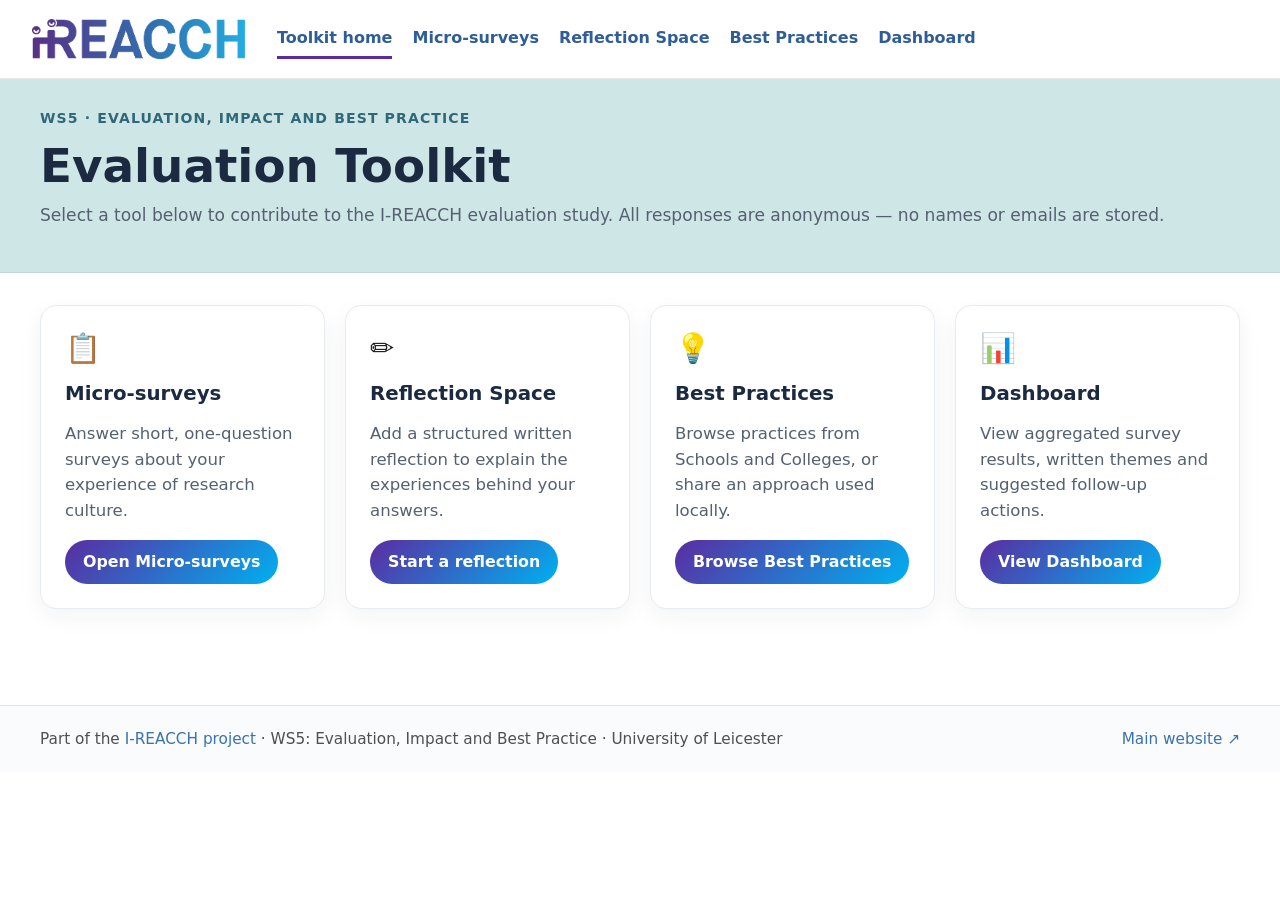
<file: index.html>
<!doctype html>
<html lang="en">
<head>
  <meta charset="utf-8" />
  <meta name="viewport" content="width=device-width,initial-scale=1" />
  <title>WS5 Evaluation Toolkit | I-REACCH</title>

  <link rel="stylesheet" href="assets/css/brand.css">
  <link rel="stylesheet" href="assets/css/header.css">
  <link rel="stylesheet" href="style.css">

  <style>
    /* Entry page — minimal, app-launcher style */
    .entry-bar{
      background:var(--ire-hero);
      border-bottom:1px solid #c3d6d9;
      padding:28px 0 24px;
    }
    .entry-bar__inner{
      max-width:var(--page-max);
      margin:0 auto;
      padding:0 24px;
    }
    .entry-bar__label{
      font-size:.78rem;font-weight:700;letter-spacing:.08em;
      text-transform:uppercase;color:#2f6878;margin-bottom:6px;
    }
    .entry-bar__title{
      font-size:clamp(1.9rem,4vw,2.6rem);
      font-weight:800;color:#1b2a41;margin:0;line-height:1.25;
    }
    .entry-bar__sub{
      margin-top:6px;font-size:.95rem;color:#556070;
    }
    .tools-grid{
      max-width:var(--page-max);
      margin:32px auto 0;
      padding:0 24px 48px;
      display:grid;
      grid-template-columns:repeat(4,minmax(0,1fr));
      gap:20px;
    }
    @media(max-width:1060px){ .tools-grid{ grid-template-columns:repeat(2,minmax(0,1fr)); } }
    @media(max-width:640px){ .tools-grid{ grid-template-columns:1fr; } }

    .tool-card{
      background:#fff;
      border:1px solid var(--border);
      border-radius:16px;
      box-shadow:0 8px 24px rgba(28,39,51,.05);
      padding:28px 24px 24px;
      display:flex;
      flex-direction:column;
      gap:10px;
    }
    .tool-card__icon{
      font-size:1.6rem;
      line-height:1;
      margin-bottom:4px;
    }
    .tool-card__name{
      font-size:1.1rem;font-weight:800;color:#1b2a41;margin:0;
    }
    .tool-card__desc{
      font-size:.92rem;color:#556070;line-height:1.55;flex:1;margin:0;
    }
    .tool-card__link{
      display:inline-block;margin-top:6px;
      background:linear-gradient(135deg,var(--grad-a),var(--grad-b));
      color:#fff;border-radius:999px;padding:9px 18px;
      font-weight:700;font-size:.88rem;text-decoration:none;
      align-self:flex-start;
    }
    .tool-card__link:hover{ opacity:.9;text-decoration:none; }
  </style>
</head>
<body>

<a class="skip-link" href="#main-content">Skip to main content</a>

<!-- Shared navigation header -->
<header class="site-header">
  <div class="container bar">
    <a class="logo" href="index.html">
      <img src="assets/img/ireacch-logo.png" alt="I-REACCH" />
    </a>
    <nav id="primary-nav" class="nav" aria-label="Primary">
      <a href="index.html" aria-current="page">Toolkit home</a>
      <a href="micro-surveys.html">Micro-surveys</a>
      <a href="reflection.html">Reflection Space</a>
      <a href="best-practices.html">Best Practices</a>
      <a href="dashboard.html">Dashboard</a>
    </nav>
    <button class="nav-toggle" aria-expanded="false" aria-controls="primary-nav" aria-label="Toggle navigation">
      <svg width="22" height="16" viewBox="0 0 22 16" fill="none" aria-hidden="true">
        <rect y="0"  width="22" height="2" rx="1" fill="currentColor"/>
        <rect y="7"  width="22" height="2" rx="1" fill="currentColor"/>
        <rect y="14" width="22" height="2" rx="1" fill="currentColor"/>
      </svg>
    </button>
  </div>
</header>

<!-- Minimal page intro -->
<div class="entry-bar">
  <div class="entry-bar__inner">
    <div class="entry-bar__label">WS5 · Evaluation, Impact and Best Practice</div>
    <h1 class="entry-bar__title">Evaluation Toolkit</h1>
    <p class="entry-bar__sub">Select a tool below to contribute to the I-REACCH evaluation study. All responses are anonymous — no names or emails are stored.</p>
  </div>
</div>

<!-- Four toolkit cards -->
<main id="main-content" tabindex="-1">
  <div class="tools-grid">

    <div class="tool-card">
      <div class="tool-card__icon" aria-hidden="true">📋</div>
      <h2 class="tool-card__name">Micro-surveys</h2>
      <p class="tool-card__desc">Answer short, one-question surveys about your experience of research culture.</p>
      <a class="tool-card__link" href="micro-surveys.html">Open Micro-surveys</a>
    </div>

    <div class="tool-card">
      <div class="tool-card__icon" aria-hidden="true">✏️</div>
      <h2 class="tool-card__name">Reflection Space</h2>
      <p class="tool-card__desc">Add a structured written reflection to explain the experiences behind your answers.</p>
      <a class="tool-card__link" href="reflection.html">Start a reflection</a>
    </div>

    <div class="tool-card">
      <div class="tool-card__icon" aria-hidden="true">💡</div>
      <h2 class="tool-card__name">Best Practices</h2>
      <p class="tool-card__desc">Browse practices from Schools and Colleges, or share an approach used locally.</p>
      <a class="tool-card__link" href="best-practices.html">Browse Best Practices</a>
    </div>

    <div class="tool-card">
      <div class="tool-card__icon" aria-hidden="true">&#128202;</div>
      <h2 class="tool-card__name">Dashboard</h2>
      <p class="tool-card__desc">View aggregated survey results, written themes and suggested follow-up actions.</p>
      <a class="tool-card__link" href="dashboard.html">View Dashboard</a>
    </div>

  </div>
</main>

<footer class="site-footer">
  <div class="site-footer__inner">
    <span>Part of the <a href="https://ireacch.le.ac.uk/" target="_blank" rel="noopener">I-REACCH project</a> &middot; WS5: Evaluation, Impact and Best Practice &middot; University of Leicester</span>
    <a href="https://ireacch.le.ac.uk/" target="_blank" rel="noopener">Main website &nearr;</a>
  </div>
</footer>

<script src="ws5-logger.js"></script>
<script src="script.js"></script>
</body>
</html>
</file>
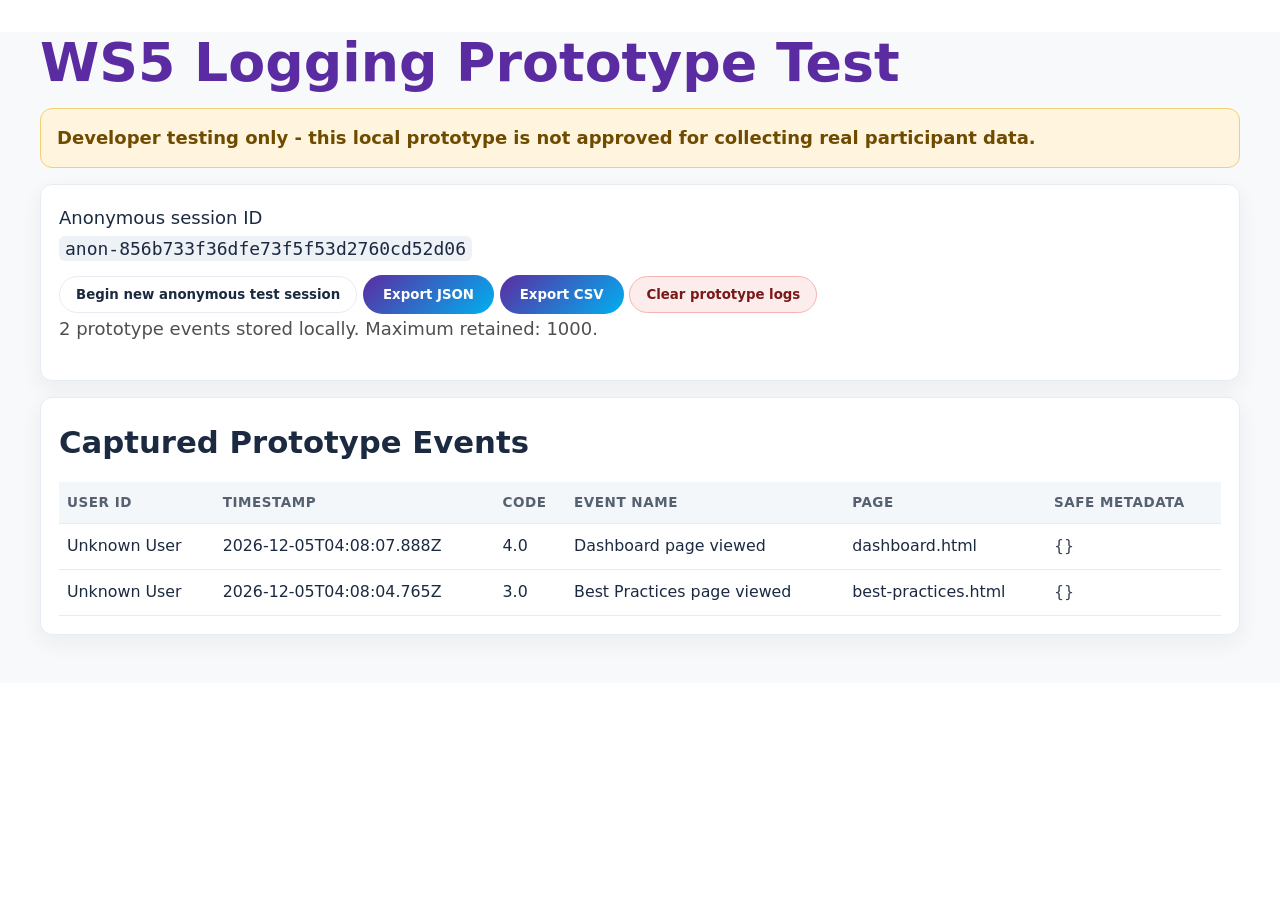
<file: logging-test.html>
<!doctype html>
<html lang="en">
<head>
  <meta charset="utf-8"/>
  <meta name="viewport" content="width=device-width,initial-scale=1"/>
  <title>WS5 Logging Prototype Test</title>
  <link rel="stylesheet" href="assets/css/brand.css"/>
  <link rel="stylesheet" href="assets/css/header.css"/>
  <link rel="stylesheet" href="assets/css/style.css"/>
  <style>
    body{background:#f7f9fb;color:#1b2a41}
    .test-wrap{max-width:1200px;margin:32px auto;padding:0 24px 48px}
    .notice{background:#fff4de;border:1px solid #f0d075;border-radius:12px;padding:14px 16px;font-weight:800;color:#6f4b00}
    .panel{background:#fff;border:1px solid var(--border);border-radius:12px;box-shadow:0 8px 22px rgba(28,39,51,.06);padding:18px;margin-top:16px}
    .row{display:flex;gap:10px;align-items:center;flex-wrap:wrap;justify-content:space-between}
    .btn{appearance:none;border:1px solid var(--border);border-radius:999px;padding:10px 16px;font-weight:800;background:#fff;color:#1b2a41;cursor:pointer}
    .btn.primary{background:linear-gradient(135deg,var(--grad-a),var(--grad-b));color:#fff;border:0}
    .btn.warn{background:#fdecec;border-color:#f4b4b4;color:#7a1818}
    code{background:#eef2f7;border-radius:6px;padding:2px 6px}
    table{width:100%;border-collapse:collapse;font-size:.88rem;margin-top:14px}
    th,td{border-bottom:1px solid var(--border);padding:9px 8px;text-align:left;vertical-align:top}
    th{font-size:.75rem;text-transform:uppercase;letter-spacing:.04em;color:var(--muted);background:#f4f7fa}
    td pre{white-space:pre-wrap;margin:0;font:inherit;color:#384454}
    .empty{color:var(--muted);padding:18px 0}
  </style>
</head>
<body>
  <main class="test-wrap">
    <h1>WS5 Logging Prototype Test</h1>
    <div class="notice">Developer testing only - this local prototype is not approved for collecting real participant data.</div>

    <section class="panel">
      <div class="row">
        <div>
          <div>Anonymous session ID</div>
          <code id="session-id"></code>
        </div>
        <div>
          <button type="button" class="btn" id="new-session">Begin new anonymous test session</button>
          <button type="button" class="btn primary" id="export-json">Export JSON</button>
          <button type="button" class="btn primary" id="export-csv">Export CSV</button>
          <button type="button" class="btn warn" id="clear-logs">Clear prototype logs</button>
        </div>
      </div>
      <p id="summary"></p>
    </section>

    <section class="panel">
      <h2>Captured Prototype Events</h2>
      <div id="table-wrap"></div>
    </section>
  </main>

  <script src="ws5-logger.js"></script>
  <script>
    const $ = id => document.getElementById(id);

    function logs(){
      return window.WS5Logger ? WS5Logger.readLogs() : [];
    }

    function escapeText(value){
      return String(value == null ? '' : value);
    }

    function download(filename, type, content){
      const blob = new Blob([content], { type });
      const url = URL.createObjectURL(blob);
      const a = document.createElement('a');
      a.href = url;
      a.download = filename;
      document.body.appendChild(a);
      a.click();
      document.body.removeChild(a);
      URL.revokeObjectURL(url);
    }

    function csvCell(value){
      return '"' + String(value == null ? '' : value).replace(/"/g, '""') + '"';
    }

    function toCsv(rows){
      const head = ['userId','timestamp','eventCode','eventName','page','sessionId','metadata'];
      const lines = [head.map(csvCell).join(',')];
      rows.forEach(row => {
        lines.push([
          row.userId || 'Unknown User',
          row.timestamp,
          row.eventCode,
          row.eventName,
          row.page,
          row.sessionId,
          JSON.stringify(row.metadata || {})
        ].map(csvCell).join(','));
      });
      return lines.join('\n');
    }

    function render(){
      const rows = logs();
      $('session-id').textContent = WS5Logger.getSessionId();
      $('summary').textContent = `${rows.length} prototype event${rows.length === 1 ? '' : 's'} stored locally. Maximum retained: ${WS5Logger.maxEvents}.`;

      const wrap = $('table-wrap');
      wrap.textContent = '';
      if(!rows.length){
        const empty = document.createElement('div');
        empty.className = 'empty';
        empty.textContent = 'No prototype events have been captured yet.';
        wrap.appendChild(empty);
        return;
      }

      const table = document.createElement('table');
      const thead = document.createElement('thead');
      const header = document.createElement('tr');
      ['User ID','Timestamp','Code','Event name','Page','Safe metadata'].forEach(label => {
        const th = document.createElement('th');
        th.textContent = label;
        header.appendChild(th);
      });
      thead.appendChild(header);
      table.appendChild(thead);

      const tbody = document.createElement('tbody');
      rows.slice().reverse().forEach(row => {
        const tr = document.createElement('tr');
        [row.userId || 'Unknown User', row.timestamp, row.eventCode, row.eventName, row.page].forEach(value => {
          const td = document.createElement('td');
          td.textContent = escapeText(value);
          tr.appendChild(td);
        });
        const meta = document.createElement('td');
        const pre = document.createElement('pre');
        pre.textContent = JSON.stringify(row.metadata || {});
        meta.appendChild(pre);
        tr.appendChild(meta);
        tbody.appendChild(tr);
      });
      table.appendChild(tbody);
      wrap.appendChild(table);
    }

    $('export-json').addEventListener('click', () => {
      const rows = logs().map(row => ({ ...row, userId: row.userId || 'Unknown User' }));
      download('ws5-prototype-logs.json', 'application/json', JSON.stringify(rows, null, 2));
    });

    $('export-csv').addEventListener('click', () => {
      download('ws5-prototype-logs.csv', 'text/csv', toCsv(logs()));
    });

    $('clear-logs').addEventListener('click', () => {
      WS5Logger.clearLogs();
      render();
    });

    $('new-session').addEventListener('click', () => {
      WS5Logger.beginNewSession();
      render();
    });

    render();
  </script>
</body>
</html>
</file>
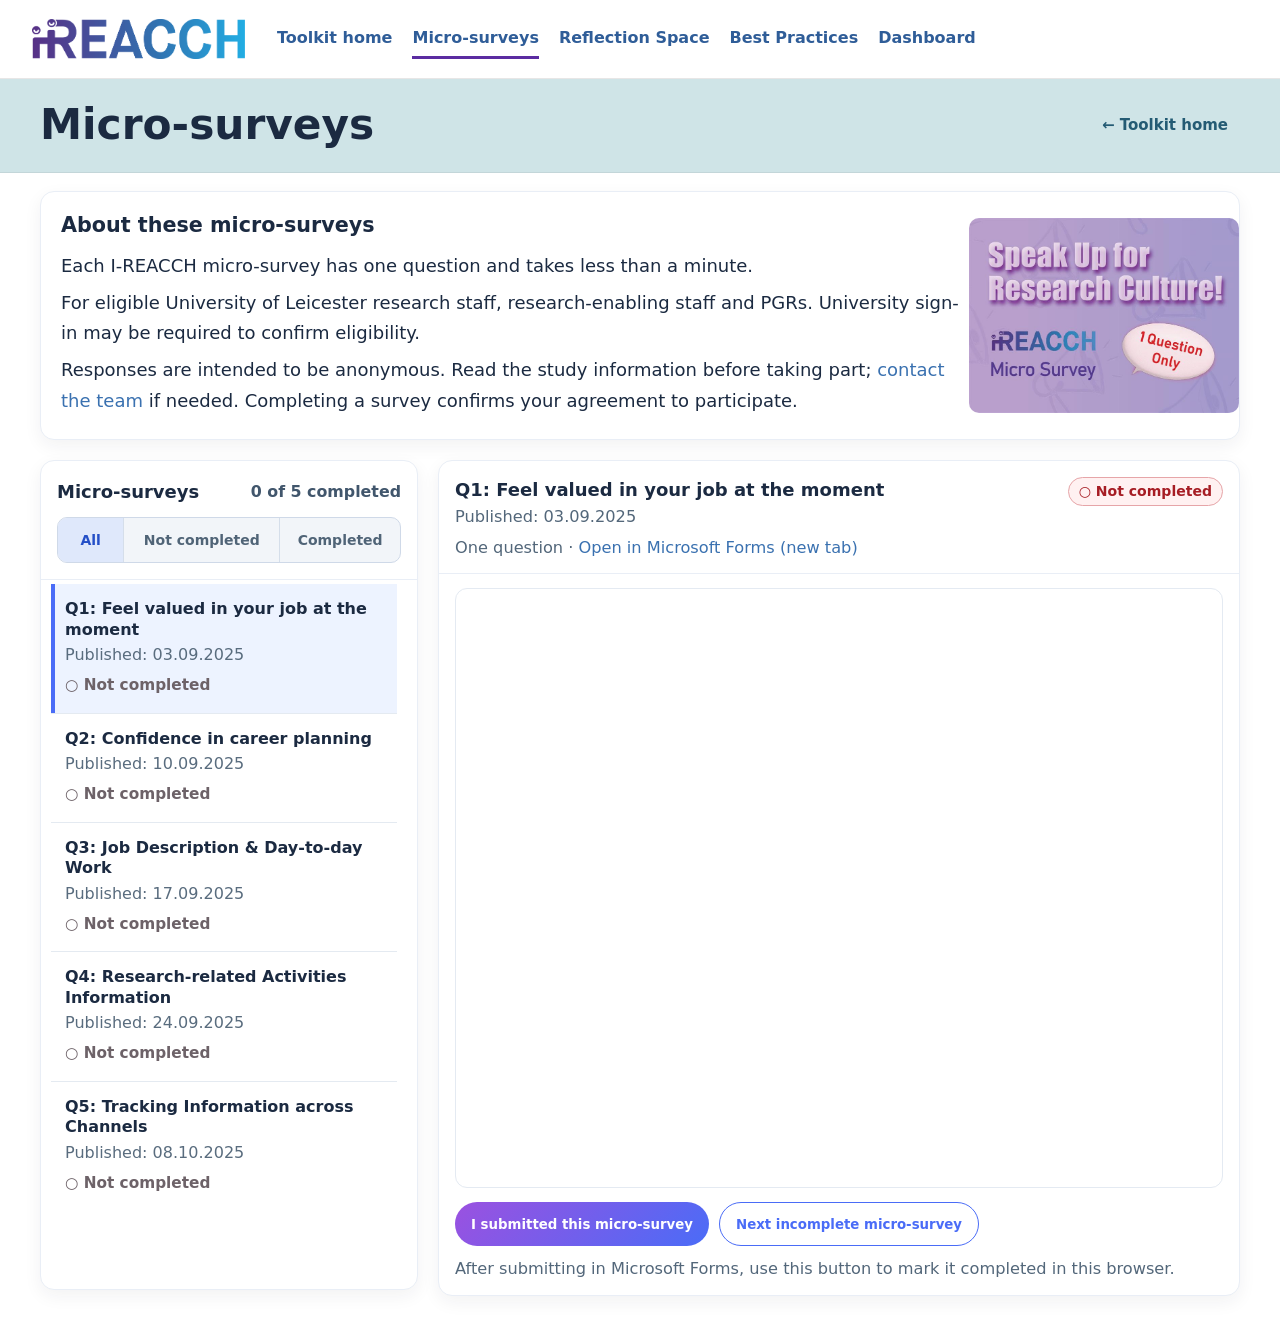
<file: micro-surveys.html>
<!DOCTYPE html>
<html lang="en">
<head>
  <meta charset="UTF-8"/>
  <meta name="viewport" content="width=device-width, initial-scale=1.0"/>
  <title>Micro-surveys | I-REACCH</title>

  <!-- Your site styles (keep) -->
  <link rel="stylesheet" href="assets/css/brand.css">
  <link rel="stylesheet" href="assets/css/header.css">
  <link rel="stylesheet" href="assets/css/style.css">

  <style>
    :root{
      --accent:   #4a6cf7;
      --accent-2: #9b51e0;
      --bg-soft:  #f5f8ff;
      --border:   #e9eef6;
      --text:     #1b2a41;
      --muted:    #66788a;
      --pill-bg:  #eef4ff;
      --pill-tx:  #2f5d98;
      --done-bg:  #e7f8ec;
      --done-tx:  #1f7a41;
      --red-pill: #ff6b6b;
    }

    .page{ max-width:var(--page-max); margin:18px auto 48px; padding:0 24px; }

    /* INTRO */
    .intro-card{ background:#fff; border:1px solid var(--border); border-radius:14px; box-shadow:0 6px 18px rgba(28,39,51,.06); overflow:hidden; margin-bottom:20px; }
    .intro-grid{ display:grid; grid-template-columns:minmax(0,1fr) 270px; gap:0; align-items:center; padding:16px 0 16px 20px; }
    .intro-copy{ min-width:0; }
    .intro-figure{ min-width:0; margin:0; display:flex; align-items:center; justify-content:flex-end; }
    .intro-figure img{ display:block; width:270px; max-width:100%; height:auto; object-fit:contain; border-radius:10px; }
    .intro-card h2{ margin:0 0 8px; font-size:1.15rem; color:var(--text); }
    .intro-card p{ margin:.35rem 0; color:var(--text); }
    /* MAIN LAYOUT */
    .runner{ display:grid; grid-template-columns:minmax(300px,31.5%) minmax(0,1fr); gap:20px; }
    @media (max-width:980px){ .runner{ grid-template-columns:1fr; } }

    .panel{ min-width:0; background:#fff; border:1px solid var(--border); border-radius:14px; box-shadow:0 6px 18px rgba(28,39,51,.06); overflow:hidden; }
    .panel .hd{ padding:14px 16px; border-bottom:1px solid var(--border); }
    .panel .bd{ padding:14px 16px; }

    /* LEFT LIST */
    .survey-list-panel{ display:grid; grid-template-rows:auto minmax(0,1fr); height:clamp(700px,calc(100vh - 72px),880px); }
    .survey-list-panel .hd{ padding:16px; }
    .survey-list-panel .bd{ padding:4px 10px 12px; }
    .survey-list-scroll{ min-height:0; overflow-x:hidden; overflow-y:auto; overscroll-behavior:contain; scrollbar-gutter:stable; scrollbar-width:thin; scrollbar-color:#b8c3ce transparent; }
    .survey-list-scroll::-webkit-scrollbar{ width:8px; }
    .survey-list-scroll::-webkit-scrollbar-track{ background:transparent; }
    .survey-list-scroll::-webkit-scrollbar-thumb{ background:#b8c3ce; background-clip:content-box; border:2px solid transparent; border-radius:999px; }
    .survey-list-scroll::-webkit-scrollbar-thumb:hover{ background:#9eacba; background-clip:content-box; }
    .survey-list-scroll:focus-visible{ outline:3px solid #5b2ca1; outline-offset:-4px; }
    .side-heading{ display:flex; align-items:center; justify-content:space-between; gap:12px; flex-wrap:wrap; margin-bottom:10px; }
    .side-title{ margin:0; font-size:18px; font-weight:800; color:var(--text); }
    .progress-text{ margin:0; color:#41566c; font-size:.88rem; line-height:1.3; font-weight:750; white-space:nowrap; }
    .filters{ box-sizing:border-box; display:grid; grid-template-columns:.65fr 1.55fr 1.2fr; gap:0; width:100%; max-width:100%; margin:0; padding:0; overflow:hidden; background:#f2f5f9; border:1px solid #cfd9e8; border-radius:10px; }
    .filters button{ min-width:0; min-height:44px; padding:8px; border:0; border-radius:0; font:inherit; font-weight:700; font-size:14px; line-height:1; white-space:nowrap; color:#506477; background:transparent; cursor:pointer; transition:background .18s ease,color .18s ease; }
    .filters button+button{ border-left:1px solid #d5deea; }
    .filters button:hover{ color:#2f4e8d; background:#e9eef5; }
    .filters button[aria-pressed="true"]{ color:#244fc7; background:#dfe8fb; }
    .filters button:focus-visible{ position:relative; z-index:1; outline:0; box-shadow:inset 0 0 0 3px #5b2ca1; }
    .btn:focus-visible{ outline:3px solid #5b2ca1; outline-offset:2px; }

    .list{ display:flex; flex-direction:column; gap:0; }
    .item{ box-sizing:border-box; width:100%; display:grid; grid-template-columns:minmax(0,1fr); gap:0; padding:15px 12px 16px 14px; border:0; border-bottom:1px solid #e4eaf1; border-radius:0; background:transparent; cursor:pointer; font:inherit; text-align:left; transition:background .18s ease,box-shadow .18s ease; }
    .item:last-child{ border-bottom:0; }
    .item:hover{ background:#f5f8fc; }
    .item.active{ box-shadow:inset 4px 0 0 var(--accent); background:#edf3ff; }
    .item:focus-visible{ position:relative; z-index:1; outline:3px solid #5b2ca1; outline-offset:-3px; }
    .item.active .title{ font-weight:800; }

    .title{ font-weight:700; color:var(--text); font-size:16px; line-height:1.28; }
    .meta{ font-size:.89rem; line-height:1.45; color:#596c7e; margin-top:3px; }
    .left{ min-width:0; display:flex; flex-direction:column; }
    .item-status{ margin-top:6px; line-height:1.35; }
    .survey-state{ display:inline-flex; align-items:center; white-space:nowrap; font-size:.85rem; line-height:1.35; font-weight:600; color:#66717d; }
    .survey-state.done{ color:#526b5a; }
    .survey-state.not-completed{ color:#6d6268; }
    .visually-hidden{ position:absolute!important; width:1px!important; height:1px!important; padding:0!important; margin:-1px!important; overflow:hidden!important; clip:rect(0,0,0,0)!important; white-space:nowrap!important; border:0!important; }

    .pill{ display:inline-flex; align-items:center; flex:0 0 auto; white-space:nowrap; word-break:normal; overflow-wrap:normal; font-size:.78rem; line-height:1.2; font-weight:700; padding:5px 10px; border-radius:999px; background:var(--pill-bg); color:var(--pill-tx); border:1px solid var(--border); }
    .pill.done{ background:var(--done-bg); color:var(--done-tx); }
    .pill.not-completed{ background:#fff1f1; color:#a61d24; border-color:#e6a5a8; }

    /* RIGHT PANEL */
    .head-row{ display:flex; justify-content:space-between; align-items:flex-start; gap:12px; }
    .head-row>div:first-child{ min-width:0; flex:1 1 auto; }
    .status{ flex:0 0 auto; }
    .h2{ margin:0; color:var(--text); font-size:18px; font-weight:800; }
    .muted{ color:#53677a; font-size:.9rem; line-height:1.5; }
    iframe{ box-sizing:border-box; display:block; width:100%; height:600px; border:1px solid #e4eaf2; border-radius:12px; background:#fff; }
    #surveyPanel .hd{ transition:background-color .35s ease; }
    #surveyPanel.content-updated .hd{ background:#eef4ff; }

    .controls{ display:flex; gap:10px; flex-wrap:wrap; margin-top:14px; align-items:center; }
    .btn{ box-sizing:border-box; appearance:none; min-height:44px; border:0; border-radius:999px; padding:10px 16px; font-weight:800; color:#fff; background:linear-gradient(135deg,var(--accent-2),var(--accent)); cursor:pointer; }
    .btn[disabled]{ opacity:.45; cursor:not-allowed; }
    .btn.secondary{ color:var(--accent); background:#fff; border:1px solid var(--accent); }

    .complete-note{
      flex:1 0 100%;
      color:#53677a;
      font-size:.9rem;
      font-weight: 400;
      line-height:1.5;
      margin-top:1px;
    }
    .completion-feedback{ margin:14px 0 0; color:#1f7a41; font-size:.95rem; line-height:1.45; font-weight:800; }
    .list-empty{ margin:0; color:var(--muted); font-size:.9rem; }

    @media(max-width:800px){
      .intro-grid{ grid-template-columns:1fr; gap:12px; }
      .intro-figure{ justify-content:center; }
      .intro-figure img{ width:225px; }
    }

    @media(max-width:980px){
      .survey-list-panel{ display:block; height:auto; }
      .survey-list-scroll{ overflow:visible; scrollbar-gutter:auto; }
    }

    @media(max-width:640px){
      .page{ padding:0 14px; margin-top:14px; }
      .intro-card{ margin-bottom:14px; }
      .intro-grid{ padding:14px 16px; }
      .panel .bd,.panel .hd{ padding-inline:12px; }
      iframe{ height:560px; }
      .controls{ align-items:stretch; }
      .controls .btn{ width:100%; min-height:44px; }
      .head-row{ flex-wrap:wrap; }
    }

    @media(prefers-reduced-motion:reduce){
      .filters button,.item,#surveyPanel .hd{ transition:none; }
    }

    .admin{ margin-top:26px; border-top:1px dashed var(--border); padding-top:16px; }
    .admin input{ width:100%; padding:10px; border:1px solid var(--border); border-radius:10px; margin:6px 0; }
    .admin .grid{ display:grid; grid-template-columns:2fr 1fr; gap:10px; }
    code.json-out{ display:block; white-space:pre-wrap; background:#0f172a; color:#e2e8f0; padding:10px; border-radius:10px; margin-top:10px; font-size:.85rem; }
  </style>
</head>
<body>

  <a class="skip-link" href="#main-content">Skip to main content</a>

  <header class="site-header">
    <div class="container bar">
      <a class="logo" href="index.html" aria-label="I-REACCH Evaluation Toolkit home"><img src="assets/img/ireacch-logo.png" alt="I-REACCH"></a>
      <nav id="primary-nav" class="nav" aria-label="Primary">
        <a href="index.html">Toolkit home</a>
        <a href="micro-surveys.html" aria-current="page">Micro-surveys</a>
        <a href="reflection.html">Reflection Space</a>
        <a href="best-practices.html">Best Practices</a>
        <a href="dashboard.html">Dashboard</a>
      </nav>
      <button class="nav-toggle" aria-expanded="false" aria-controls="primary-nav" aria-label="Toggle navigation">
        <svg width="22" height="16" viewBox="0 0 22 16" fill="none" aria-hidden="true"><rect y="0" width="22" height="2" rx="1"/><rect y="7" width="22" height="2" rx="1"/><rect y="14" width="22" height="2" rx="1"/></svg>
      </button>
    </div>
  </header>

  <!-- Page title banner -->
  <section class="overview-bar" aria-labelledby="page-title">
    <div class="overview-inner">
      <div class="brand-wrap">
        <h1 class="page-title" id="page-title">Micro-surveys</h1>
      </div>
      <div style="display:flex;gap:12px;align-items:center;">
        <a class="back-link" href="index.html">&larr; Toolkit home</a>
      </div>
    </div>
  </section>

  <main class="page" id="main-content" tabindex="-1">
    <!-- INTRO CARD -->
    <section class="intro-card" aria-labelledby="intro-heading">
      <div class="intro-grid">
        <div class="intro-copy">
          <h2 id="intro-heading">About these micro-surveys</h2>
          <p>Each I-REACCH micro-survey has one question and takes less than a minute.</p>
          <p>For eligible University of Leicester research staff, research-enabling staff and PGRs. University sign-in may be required to confirm eligibility.</p>
          <p>Responses are intended to be anonymous. Read the study information before taking part; <a href="mailto:ireacch@leicester.ac.uk">contact the team</a> if needed. Completing a survey confirms your agreement to participate.</p>
        </div>
        <figure class="intro-figure">
          <img src="assets/img/speak-up.png" alt="Speak Up for Research Culture campaign: I-REACCH Micro Survey, one question only">
        </figure>
      </div>
    </section>

    <!-- MAIN CONTENT: Survey list + Survey embed -->
    <div class="runner">
      <!-- LEFT: Survey list -->
      <aside class="panel survey-list-panel" aria-labelledby="list-heading">
        <div class="hd">
          <div class="side-heading">
            <h2 id="list-heading" class="side-title">Micro-surveys</h2>
            <p class="progress-text" id="surveyProgress" role="status">0 of 0 completed</p>
          </div>
          <div class="filters" id="filters" role="group" aria-label="Filter micro-surveys">
            <button type="button" data-filter="all" aria-pressed="true">All</button>
            <button type="button" data-filter="unfinished" aria-pressed="false">Not completed</button>
            <button type="button" data-filter="completed" aria-pressed="false">Completed</button>
          </div>
        </div>
        <div class="bd survey-list-scroll" tabindex="0" role="region" aria-labelledby="list-heading" aria-describedby="surveyProgress"><div id="list" class="list"></div></div>
      </aside>

      <!-- RIGHT: Current survey -->
      <section class="panel" id="surveyPanel" aria-labelledby="currTitle">
        <div class="hd">
          <div class="head-row">
            <div>
              <h2 class="h2" id="currTitle" tabindex="-1">Select a micro-survey</h2>
              <div class="muted" id="currDate"></div>
              <!-- NEW: short notice right under the title/date -->
              <div class="muted" id="currNote" style="margin-top:6px; line-height:1.45;"></div>
            </div>
            <div class="status" aria-live="polite"><span id="currBadge" class="pill not-completed">&#9675; Not completed</span></div>
          </div>
        </div>
        <div class="bd">
          <iframe id="formFrame" title="Micro-survey question"></iframe>
          <p class="completion-feedback" id="completionFeedback" role="status" aria-live="polite" hidden></p>
          <div class="controls" id="completionControls">
            <button id="btnComplete" class="btn">I submitted this micro-survey</button>
            <button id="btnNext" class="btn secondary" type="button" hidden>Next incomplete micro-survey</button>
            <span class="complete-note" id="completionGuidance">After submitting in Microsoft Forms, use this button to mark it completed in this browser.</span>
          </div>
        </div>
      </section>
    </div>

    <!-- Admin helper (optional) -->
    <section id="admin" class="admin" style="display:none">
      <h2 style="margin:0 0 8px">Admin • add a survey (JSON helper)</h2>
      <div class="grid">
        <input id="aTitle" placeholder="Title e.g., I-REACCH micro-survey (Q1) Feel Valued"/>
        <input id="aMinutes" placeholder="Minutes (e.g., 1)"/>
      </div>
      <div class="grid">
        <input id="aAudience" placeholder="Audience (e.g., Staff/PGR)"/>
        <input id="aSchool" placeholder="School/College (optional)"/>
      </div>
        <input id="aUrl" placeholder="Microsoft Forms embed URL"/>
      <div class="controls">
        <button id="aAdd" class="btn">Add to config (in memory)</button>
        <button id="aExport" class="btn" style="background:var(--bg-soft);color:var(--text)">Export JSON</button>
      </div>
      <code id="aOut" class="json-out" style="display:none"></code>
    </section>
  </main>

  <!-- JS -->
  <script src="ws5-logger.js"></script>
  <script src="script.js"></script>
  <script>
    window.WS5Logger?.logPageView('1.0');

    /* -------------------- Load surveys + LIVE submission dates -------------------- */
    let SURVEYS = [];
    const LIVE = { updatedAt: null, surveys: {} }; // filled from data/submissions.json

    async function loadSurveys(){
      try{
        const r = await fetch('surveys.json?cb=' + Date.now());
        SURVEYS = await r.json();
      }catch{ SURVEYS = []; }
    }
    async function loadLive(){
      try{
        const r = await fetch('data/submissions.json?cb=' + Date.now());
        const j = await r.json();
        LIVE.updatedAt = j.updatedAt || null;
        LIVE.surveys   = j.surveys   || {};
      }catch{ /* keep LIVE empty; page still works */ }
    }

    /* -------------------- Local completion status -------------------- */
    const statusKey = id => `survey-status:${id}`;          // "not" | "done"
    const whenKey   = id => `survey-completed-at:${id}`;    // ISO string

    const getStatus = id => localStorage.getItem(statusKey(id)) || "not";
    function setStatus(id, s){
      localStorage.setItem(statusKey(id), s);
      if(s === 'done') localStorage.setItem(whenKey(id), new Date().toISOString());
      renderList(current?.id);
      updateCurrentState();
    }

    /* -------------------- UI refs -------------------- */
    const $list   = document.getElementById('list');
    const $frame  = document.getElementById('formFrame');
    const $title  = document.getElementById('currTitle');
    const $date   = document.getElementById('currDate');
    const $note   = document.getElementById('currNote');   // NEW
    const $badge  = document.getElementById('currBadge');
    const $btn    = document.getElementById('btnComplete');
    const $next   = document.getElementById('btnNext');
    const $feedback = document.getElementById('completionFeedback');
    const $guidance = document.getElementById('completionGuidance');
    const $controls = document.getElementById('completionControls');
    const $progress = document.getElementById('surveyProgress');
    const $panel  = document.getElementById('surveyPanel');
    const $filters= document.getElementById('filters');
    const reducedMotion = window.matchMedia('(prefers-reduced-motion: reduce)');
    const stackedLayout = window.matchMedia('(max-width: 980px)');

    let current = null, filter = "all";

    /* Filters */
    [...$filters.querySelectorAll('button')].forEach(button=>{
      button.onclick = () => {
        [...$filters.querySelectorAll('button')].forEach(x=>x.setAttribute('aria-pressed', x === button ? 'true' : 'false'));
        filter = button.dataset.filter;
        renderList(current?.id);
        window.WS5Logger?.log('1.3', undefined, { control:'survey-filter', filterType:filter });
      };
    });

    /* -------- Date formatting + smart date picking -------- */
    const fmt = (any) => {
      if (!any) return '';
      const d = new Date(any);
      if (!isNaN(d)) {
        const dd = String(d.getDate()).padStart(2,'0');
        const mm = String(d.getMonth()+1).padStart(2,'0');
        const yy = d.getFullYear();
        return `${dd}.${mm}.${yy}`;
      }
      return String(any);
    };

    function getDisplayDate(id, surveyObj){
      const live   = LIVE.surveys?.[id] || {};
      const pick =
        live.publishedAt ||
        live.lastSubmittedAt ||
        surveyObj?.publishedAt ||
        surveyObj?.date ||
        null;
      return fmt(pick);
    }

    /* Helper to pick the label we show for a survey */
    function labelForList(s, index){
      return s.displayTitle && s.displayTitle.trim().length
        ? s.displayTitle
        : `Q${index+1}: ${s.title}`;
    }
    function labelForPanel(s){
      const idx = SURVEYS.findIndex(x=>x.id===s.id);
      return s.displayTitle && s.displayTitle.trim().length
        ? s.displayTitle
        : `Q${idx+1}: ${s.title}`;
    }

    /* Render list (no locking; user can open any survey) */
    function renderList(activeId){
      $list.innerHTML = '';
      const completedCount = SURVEYS.filter(s=>getStatus(s.id) === 'done').length;
      $progress.textContent = `${completedCount} of ${SURVEYS.length} completed`;
      let visibleCount = 0;

      SURVEYS.forEach((s, i) => {
        const isDone = (getStatus(s.id) === 'done');

        if(filter === 'unfinished' && isDone) return;
        if(filter === 'completed' && !isDone) return;

        visibleCount += 1;
        const item = document.createElement('button');
        item.type = 'button';
        item.className = 'item' + (s.id === activeId ? ' active' : '');
        item.dataset.id = s.id;
        item.setAttribute('aria-pressed', s.id === activeId ? 'true' : 'false');
        if(s.id === activeId) item.setAttribute('aria-current', 'true');

        const stateClass = isDone ? 'survey-state done' : 'survey-state not-completed';
        const pillText  = isDone ? '✓ Completed' : '○ Not completed';
        const titleForList = labelForList(s, i);
        const dateText = getDisplayDate(s.id, s);
        const statusMarkup = filter === 'all'
          ? `<div class="item-status"><span class="${stateClass}">${pillText}</span></div>`
          : `<span class="visually-hidden">${pillText}</span>`;

        item.innerHTML = `
          <div class="left">
            <div class="title">${titleForList}</div>
            <div class="meta">Published: ${dateText || '—'}</div>
          </div>
          ${statusMarkup}`;

        item.onclick = event => {
          loadSurvey(s.id, { reveal:stackedLayout.matches, keyboard:event.detail === 0 });
          window.WS5Logger?.log('1.1', undefined, { surveyId:s.id });
        };
        $list.appendChild(item);
      });

      if(!visibleCount){
        const empty = document.createElement('p');
        empty.className = 'list-empty';
        empty.textContent = filter === 'completed' ? 'No completed micro-surveys yet.' : 'All micro-surveys are completed.';
        $list.appendChild(empty);
      }
    }

    /* Load a survey */
    function loadSurvey(id, {reveal=false, keyboard=false} = {}){
      const s = SURVEYS.find(x => x.id === id); if(!s) return;
      const changed = current?.id !== id;
      current = s;

      $title.textContent = labelForPanel(s);

      const dateText = getDisplayDate(s.id, s);
      $date.textContent  = dateText ? `Published: ${dateText}` : '';

      if ($note) {
        $note.innerHTML =
          `One question · <a href="${s.url}" target="_blank" rel="noopener">Open in Microsoft Forms (new tab)</a>`;
      }

      if(changed || !$frame.getAttribute('src')) $frame.src = s.url;
      $frame.title = `Micro-survey: ${labelForPanel(s)}`;
      renderList(id);
      updateCurrentState();

      $panel.classList.remove('content-updated');
      void $panel.offsetWidth;
      $panel.classList.add('content-updated');
      window.setTimeout(()=>$panel.classList.remove('content-updated'), 650);

      if(reveal){
        if(keyboard) $title.focus({preventScroll:true});
        $title.scrollIntoView({behavior:reducedMotion.matches ? 'auto' : 'smooth', block:'start'});
      }
    }

    function nextIncompleteId(){
      if(!current || !SURVEYS.length) return null;
      const start = SURVEYS.findIndex(s=>s.id === current.id);
      for(let offset=1; offset<SURVEYS.length; offset+=1){
        const candidate = SURVEYS[(start + offset) % SURVEYS.length];
        if(getStatus(candidate.id) !== 'done') return candidate.id;
      }
      return null;
    }

    function updateCurrentState(){
      if(!current){ $btn.disabled = true; return; }
      const done = getStatus(current.id) === 'done';
      $badge.textContent = done ? '✓ Completed' : '○ Not completed';
      $badge.className   = done ? 'pill done' : 'pill not-completed';
      $btn.textContent = 'I submitted this micro-survey';
      $btn.disabled = done;
      $btn.hidden = done;
      $feedback.textContent = done ? '✓ Marked completed in this browser' : '';
      $feedback.hidden = !done;
      $guidance.hidden = done;
      const nextId = done ? nextIncompleteId() : null;
      $next.hidden = !nextId;
      $next.dataset.id = nextId || '';
      $controls.hidden = done && !nextId;
    }

    $btn.onclick = () => {
      if(!current) return;
      setStatus(current.id,'done');
      window.WS5Logger?.log('1.3', undefined, { control:'record-completed', surveyId:current.id });
    };

    $next.onclick = event => {
      const id = $next.dataset.id;
      if(!id) return;
      loadSurvey(id, { reveal:stackedLayout.matches, keyboard:event.detail === 0 });
      window.WS5Logger?.log('1.1', undefined, { surveyId:id });
    };

    if($note){
      $note.addEventListener('click', e=>{
        const link = e.target.closest('a');
        if(!link || !current) return;
        window.WS5Logger?.log('1.1', undefined, { surveyId:current.id });
      });
    }

    /* Admin helper (?admin=1) */
    const urlParams = new URLSearchParams(location.search);
    if(urlParams.get("admin")==="1"){
      const admin = document.getElementById('admin');
      admin.style.display='block';
      document.getElementById('aAdd').onclick=()=>{
        const title=document.getElementById('aTitle').value.trim();
        const minutes=parseInt(document.getElementById('aMinutes').value.trim()||"1",10);
        const audience=document.getElementById('aAudience').value.trim();
        const school=document.getElementById('aSchool').value.trim();
        const url=document.getElementById('aUrl').value.trim();
        if(!title||!url){alert("Title and URL are required");return;}
        SURVEYS.push({id:slugify(title),title,minutes,audience,school:school||"All",url});
        renderList(current?.id);
        ['aTitle','aMinutes','aAudience','aSchool','aUrl'].forEach(id=>document.getElementById(id).value="");
      };
      document.getElementById('aExport').onclick=()=>{
        const out=document.getElementById('aOut');
        out.textContent=JSON.stringify(SURVEYS,null,2);
        out.style.display="block";
        window.scrollTo({top:document.body.scrollHeight,behavior:reducedMotion.matches ? 'auto' : 'smooth'});
      };
    }
    function slugify(s){
      return s.toLowerCase().replace(/[^a-z0-9]+/g,'-').replace(/(^-|-$)/g,'').slice(0,60);
    }

    /* Boot: load surveys + live data, then render */
    (async()=>{
      await Promise.all([loadSurveys(), loadLive()]);
      renderList();
      if(SURVEYS[0]) loadSurvey(SURVEYS[0].id);
    })();
  </script>
</body>
</html>
</file>
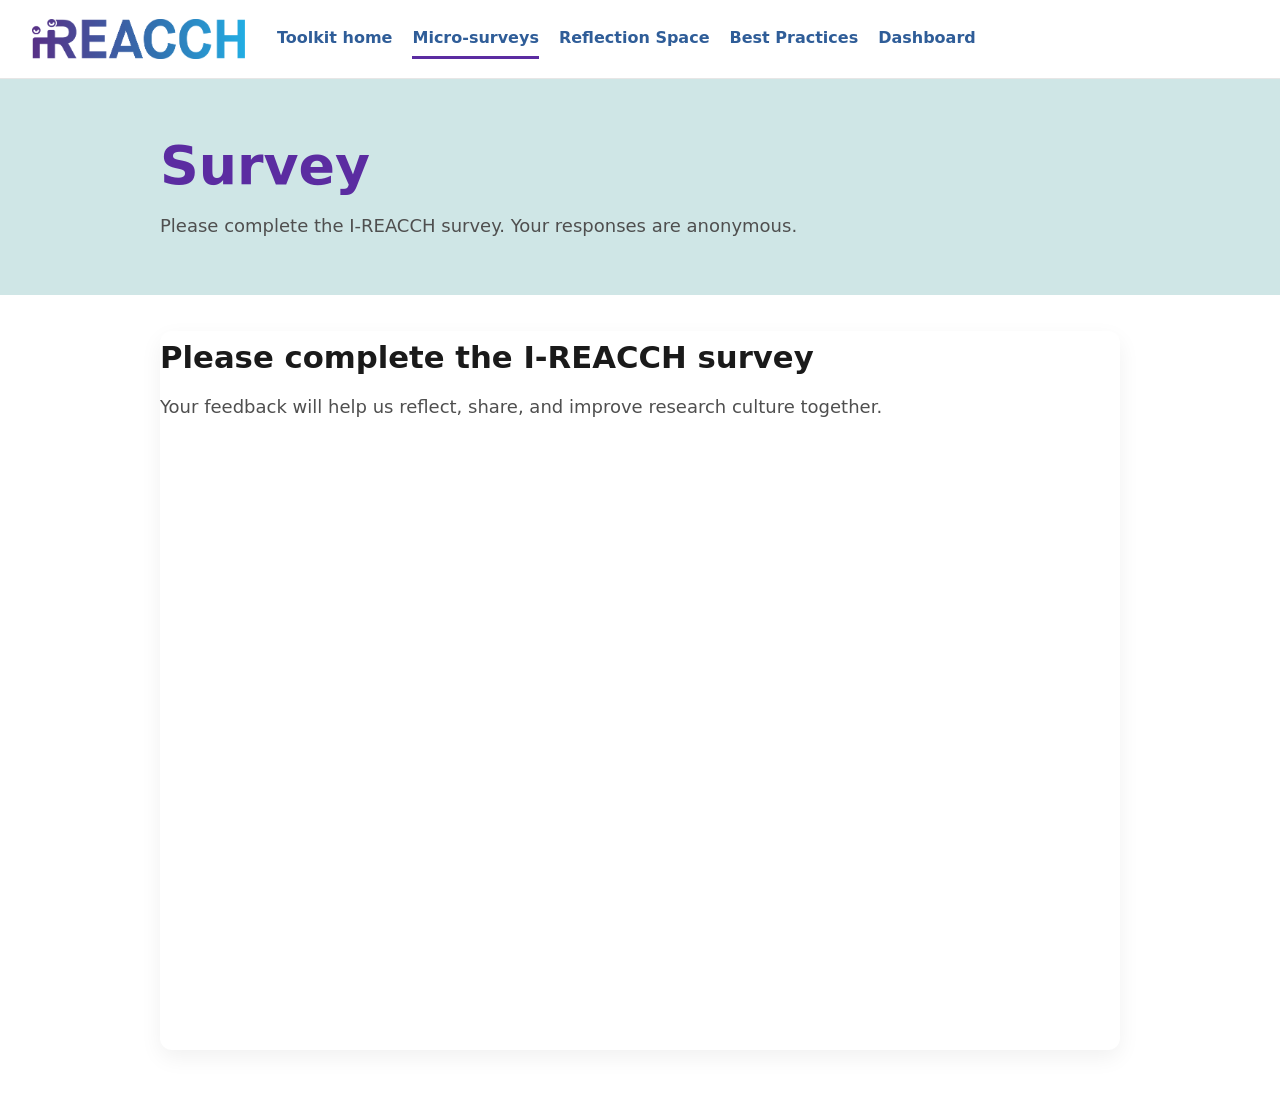
<file: survey.html>
<!DOCTYPE html>
<html lang="en">
<head>
  <meta charset="UTF-8" />
  <meta name="viewport" content="width=device-width, initial-scale=1.0"/>
  <title>Survey | I-REACCH</title>

  <!-- Load the same CSS stack as index.html -->
  <link rel="stylesheet" href="assets/css/brand.css">
  <link rel="stylesheet" href="assets/css/header.css">
  <link rel="stylesheet" href="assets/css/style.css">
</head>
<body>
  <!-- Header (same structure/classes as index.html) -->
  <header class="site-header">
    <div class="container bar">
      <a class="logo" href="index.html" aria-label="I-REACCH home">
        <img src="assets/img/ireacch-logo.png" alt="I-REACCH" />
      </a>

      <button class="nav-toggle" aria-label="Toggle navigation" aria-controls="primary-nav" aria-expanded="false">
        <svg viewBox="0 0 24 24"><rect x="4" y="7.5" width="16" height="1.5"/><rect x="4" y="15" width="16" height="1.5"/></svg>
      </button>

      <nav id="primary-nav" class="nav" role="navigation" aria-label="Primary">
        <a href="index.html">Toolkit home</a>
        <a href="micro-surveys.html" aria-current="page">Micro-surveys</a>
        <a href="reflection.html">Reflection Space</a>
        <a href="best-practices.html">Best Practices</a>
        <a href="dashboard.html">Dashboard</a>
      </nav>
    </div>
  </header>

  <!-- Hero band (optional, for visual consistency) -->
  <section class="hero">
    <div class="container content">
      <h1>Survey</h1>
      <p>Please complete the I-REACCH survey. Your responses are anonymous.</p>
    </div>
  </section>

  <!-- Survey card -->
  <main class="container content" style="padding:0 0 64px">
    <div class="card">
      <h2 style="margin-bottom:8px">Please complete the I-REACCH survey</h2>
      <p>Your feedback will help us reflect, share, and improve research culture together.</p>

      <div class="form-container" style="margin-top:16px">
        <iframe
          width="100%"
          height="600px"
          src="https://forms.office.com/Pages/ResponsePage.aspx?id=as2-rtQxAUuVzoJ0r-hT2buX6ZV7MhVCmSvPlC6dFa1UQ09CV1JUOEhQVUZXWUtOWFZPOVY1OUdZQy4u&embed=true"
          frameborder="0"
          marginwidth="0"
          marginheight="0"
          style="border:none; max-width:100%; max-height:100vh;"
          allowfullscreen
          webkitallowfullscreen
          mozallowfullscreen
          msallowfullscreen>
        </iframe>
      </div>
    </div>
  </main>

  <!-- (Optional) tiny script to toggle mobile menu if you’re using it elsewhere -->
  <script src="ws5-logger.js"></script>
  <script src="script.js"></script>
  <script>
    window.WS5Logger?.logPageView('1.0');
  </script>
</body>
</html>
</file>
<file: assets/css/brand.css>
/* ===== I-REACCH brand-ish foundation ===== */
:root{
  /* colours */
  --ire-white:#ffffff;
  --ire-bg:#ffffff;
  --ire-ink:#1a1a1a;
  --ire-ink-2:#4f4f4f;
  --ire-link:#3a71b0;
  --ire-hero:#cfe6e6;        /* pale teal hero band */
  --ire-border:#e7e6e6;
  --ire-headline:#5b2ca1;    /* purple headings */

  /* layout */
  --container:1280px;        /* wide container like the site */
  --content:960px;           /* readable width for text blocks */
  --page-max:1200px;         /* inner-page max-width */
  --radius:12px;
  --shadow:0 8px 22px rgba(0,0,0,.06);

  /* shared inner-page tokens (used across dashboard, reflection, best-practices) */
  --border:#e6ecf1;
  --muted:#556070;
  --chip:#eef2f7;
  --grad-a:#5b2ca1;
  --grad-b:#00b0f0;

  /* type */
  --font-sans:"Inter","Open Sans",system-ui,-apple-system,Segoe UI,Arial,sans-serif;
  --fs-body:18px;
  --lh-body:1.7;
  --fs-h1: clamp(40px, 4.2vw, 56px);   /* big headline */
  --fs-h2: clamp(26px, 2.4vw, 34px);
  --fw-bold:800;
  --fw-semi:600;
}

/* ===== base ===== */
html,body{
  margin:0;
  background:var(--ire-bg);
  color:var(--ire-ink);
  font-family:var(--font-sans);
  font-size:var(--fs-body);
  line-height:var(--lh-body);
}
.container{ max-width:var(--container); margin:0 auto; padding:0 32px; }
.content{ max-width:var(--content); }

h1{ font-size:var(--fs-h1); font-weight:var(--fw-bold); color:var(--ire-headline); margin:0 0 14px; line-height:1.15; }
h2{ font-size:var(--fs-h2); font-weight:var(--fw-bold); margin:0 0 10px; }
p{ margin:0 0 18px; color:var(--ire-ink-2); }

a{ color:var(--ire-link); text-decoration:none; }
a:hover{ text-decoration:underline; }

/* ===== hero slab ===== */
.hero{
  background:var(--ire-hero);
  padding:56px 0 36px;        /* vertical rhythm like the site */
  margin-bottom:36px;
}
.hero .page-title{
  font-weight:var(--fw-bold);
  margin:0;
}
.page-sub{ color:var(--ire-ink-2); margin-top:6px; }

/* ===== cards ===== */
.card{ background:#fff; border-radius:var(--radius); box-shadow:var(--shadow); }
.pad{ padding:32px; }

/* ===== buttons ===== */
.btn{
  display:inline-block; border:0; cursor:pointer;
  border-radius:999px; font-weight:var(--fw-semi);
  text-decoration:none; font-family:inherit;
}
.btn.primary{ color:#fff; padding:12px 20px;
  background:linear-gradient(135deg,#5b2ca1,#00b0f0);
}
.btn.ghost{ background:transparent; color:var(--ire-ink);
  border:1px solid var(--ire-border); padding:12px 20px;
}
.btn.tiny{ font-size:.85rem; padding:6px 10px; }

/* ===== chips & badges ===== */
.chips{ display:flex; flex-wrap:wrap; gap:6px; }
.chip{ background:#f3f5f9; border:1px solid var(--ire-border);
  border-radius:999px; padding:4px 10px; font-weight:600; font-size:.85rem;
}
.badge{ border-radius:999px; padding:2px 8px; font-weight:700; font-size:.8rem; display:inline-block }
.badge.ok{ background:#eaf7f1; color:#22a06b; }
.badge.risk{ background:#fdecec; color:#d14d4d; }
.badge.warn{ background:#fff4de; color:#c07c00; }

/* ===== form controls ===== */
.input,.select,.textarea{
  width:100%; padding:12px 14px;
  border:1px solid var(--ire-border); border-radius:var(--radius);
  font:inherit; background:#fff; color:var(--ire-ink);
}
.input:focus,.select:focus,.textarea:focus,.btn:focus{
  outline:2px solid #9cc7ff; outline-offset:2px;
}
.textarea{ min-height:120px; resize:vertical; }

/* ===== layout helpers ===== */
.grid{ display:grid; gap:24px; }
.grid-3{ grid-template-columns:repeat(3,1fr); }
.row{ display:flex; align-items:center; gap:10px; flex-wrap:wrap; }
.grid-2{ display:grid; grid-template-columns:1fr 360px; gap:18px; }
@media (max-width:1080px){ .grid-2{ grid-template-columns:1fr; } }

/* spacing utilities */
.mt-8{ margin-top:8px; } .mb-8{ margin-bottom:8px; }
.mt-16{ margin-top:16px; } .mb-16{ margin-bottom:16px; }
.gap-12{ gap:12px; }
.muted{ color:var(--ire-ink-2); }

/* ===== site footer ===== */
.site-footer{
  border-top:1px solid var(--ire-border);
  background:#fafbfc;
  padding:20px 0;
  margin-top:48px;
  font-size:.85rem;
  color:var(--ire-ink-2);
}
.site-footer__inner{
  max-width:1200px;
  margin:0 auto;
  padding:0 24px;
  display:flex;
  align-items:center;
  justify-content:space-between;
  flex-wrap:wrap;
  gap:12px;
}
.site-footer a{ color:var(--ire-link); }
</file>
<file: assets/css/header.css>
/* ===== Header & Nav (tight, one-line desktop) ===== */
.site-header{
  background:#fff;
  border-bottom:1px solid #e7e6e6;
  position:relative;
  z-index:20;
}

.skip-link{
  position:fixed;
  top:8px;
  left:8px;
  z-index:1000;
  transform:translateY(-150%);
  background:#fff;
  color:#173f75;
  border:2px solid #5b2ca1;
  border-radius:8px;
  padding:10px 14px;
  font-weight:800;
  text-decoration:none;
}
.skip-link:focus{ transform:translateY(0); }
.site-header .bar{
  display:flex;
  align-items:center;
  justify-content:flex-start;   /* logo -> nav */
  gap:24px;                     /* space between logo and nav group */
  height:78px;                  /* a bit shorter than before */
  overflow:visible;
}

/* Logo smaller */
.logo img{
  height:40px;                  /* ↓ from 48px */
  width:auto;
  display:block;
}

/* Nav: smaller text, tighter gaps, one line */
.nav{
  display:flex;
  align-items:center;
  gap:20px;                     /* tighter link spacing */
  margin-left:8px;              /* small breathing room after logo */
  flex-wrap:nowrap;             /* keep one line on desktop */
  white-space:nowrap;
}
.nav a{
  color:#2f5d98;
  text-decoration:none;
  font-weight:600;
  font-size:16px;               /* ↓ from 18px */
  line-height:1;
  padding:10px 0;
  border-bottom:3px solid transparent;
}
.nav a:hover{ text-decoration:underline; }
.nav a.active,
.nav a[aria-current="page"]{
  font-weight:800;
  border-bottom-color:#5b2ca1;
  text-decoration:none;
}
.nav a:focus-visible,
.nav-toggle:focus-visible{
  outline:3px solid #5b2ca1;
  outline-offset:4px;
  border-radius:4px;
}

/* Mobile toggle appears at narrower widths */
.nav-toggle{ display:none; background:none; border:0; cursor:pointer; }
.nav-toggle svg{ width:26px; height:26px; fill:#1a1a1a; }

/* When the viewport is narrow, switch to overlay menu.
   Raise the breakpoint if you still see wrapping on some laptops. */
@media (max-width:1100px){
  .nav{
    display:none;
    position:absolute;
    top:100%; left:0; right:0;
    background:#fff; border-bottom:1px solid #e7e6e6;
    padding:12px 24px;
    flex-direction:column; gap:8px;
    white-space:normal; flex-wrap:wrap;
  }
  .nav.open{ display:flex; }
  .nav a{ width:100%; padding:12px 0; font-size:17px; } /* comfy touch targets */
  .nav-toggle{ display:block; margin-left:auto; }
}

@media (prefers-reduced-motion:reduce){
  *,*::before,*::after{
    scroll-behavior:auto !important;
    animation-duration:.01ms !important;
    animation-iteration-count:1 !important;
    transition-duration:.01ms !important;
  }
}
</file>
<file: style.css>
/*
  I-REACCH Evaluation Toolkit — Shared Inner-Page Styles
  Load order: brand.css → header.css → style.css (this file)
  Foundation tokens live in brand.css.
  Page-specific overrides live in each page's <style> block.
*/

/* ── Inner-page design-system tokens ─────────────────────────── */
:root{
  /* Border-radius scale */
  --ds-radius-sm:  12px;   /* inputs, small controls */
  --ds-radius-md:  14px;   /* info panels, guide boxes, tooltips */
  --ds-radius-lg:  20px;   /* main cards and content panels */

  /* Shadow scale */
  --ds-shadow:    0 12px 32px rgba(28,39,51,.07);
  --ds-shadow-sm: 0 8px 20px rgba(28,39,51,.06);

  /* Info / context panel palette */
  --ds-info-bg:     #eef6f8;
  --ds-info-border: #c3d8dc;

  /* Section vertical rhythm */
  --ds-gap: 20px;
}

/* ── Inner-page header — shared across all toolkit pages ─────── */
.overview-bar{
  background:#cfe4e7;
  padding:22px 0;
  border-bottom:1px solid #c3d6d9;
}
.overview-inner{
  max-width:var(--page-max);
  margin:0 auto;
  padding:0 24px;
  display:flex;
  align-items:center;
  justify-content:space-between;
  gap:16px;
}
.brand-wrap{ display:flex; align-items:center; gap:14px; }
.brand-wrap img{ height:48px; width:auto; display:block; }
.titles{ display:flex; flex-direction:column; }
.page-title{
  margin:0;
  font-size:clamp(1.75rem, 4vw, 2.35rem);
  line-height:1.15;
  font-weight:800;
  color:#1b2a41;
}
.page-sub{ margin:6px 0 0; font-size:1rem; line-height:1.5; color:var(--muted); }
.back-link{
  font-weight:700; font-size:15px; color:#245b74;
  text-decoration:none; padding:8px 12px; border-radius:8px;
}
.back-link:hover{ background:rgba(0,0,0,.05); }
.back-link:focus-visible{
  outline:3px solid #5b2ca1;
  outline-offset:2px;
}


@media (max-width:640px){
  .overview-inner{ align-items:flex-start; flex-direction:column; }
  .overview-bar{ padding:18px 0; }
}

/* ── Info / context panels ────────────────────────────────────── */
/*
  Shared visual treatment for guide boxes, trust statements,
  onboarding panels, and contextual help blocks.
  Usage: add class="ds-info-panel" or use as a mixin target.
*/
.ds-info-panel{
  background:var(--ds-info-bg);
  border:1px solid var(--ds-info-border);
  border-radius:var(--ds-radius-md);
  padding:16px 20px;
}

/* ── Section eyebrow label ────────────────────────────────────── */
/*
  Micro-label above section headings.
  Establishes the academic hierarchy: eyebrow → heading → body.
*/
.ds-eyebrow{
  font-size:.72rem;
  font-weight:700;
  letter-spacing:.08em;
  text-transform:uppercase;
  color:#4a7fa5;
  display:block;
  margin-bottom:6px;
}
</file>
<file: assets/css/style.css>
/*
  I-REACCH Evaluation Toolkit — Shared Inner-Page Styles
  Load order: brand.css → header.css → style.css (this file)
  Foundation tokens live in brand.css.
  Page-specific overrides live in each page's <style> block.
*/

/* ── Inner-page design-system tokens ─────────────────────────── */
:root{
  /* Border-radius scale */
  --ds-radius-sm:  12px;   /* inputs, small controls */
  --ds-radius-md:  14px;   /* info panels, guide boxes, tooltips */
  --ds-radius-lg:  20px;   /* main cards and content panels */

  /* Shadow scale */
  --ds-shadow:    0 12px 32px rgba(28,39,51,.07);
  --ds-shadow-sm: 0 8px 20px rgba(28,39,51,.06);

  /* Info / context panel palette */
  --ds-info-bg:     #eef6f8;
  --ds-info-border: #c3d8dc;

  /* Section vertical rhythm */
  --ds-gap: 20px;
}

/* ── Inner-page header — shared across all toolkit pages ─────── */
.overview-bar{
  background:#cfe4e7;
  padding:22px 0;
  border-bottom:1px solid #c3d6d9;
}
.overview-inner{
  max-width:var(--page-max);
  margin:0 auto;
  padding:0 24px;
  display:flex;
  align-items:center;
  justify-content:space-between;
  gap:16px;
}
.brand-wrap{ display:flex; align-items:center; gap:14px; }
.brand-wrap img{ height:48px; width:auto; display:block; }
.titles{ display:flex; flex-direction:column; }
.page-title{
  margin:0;
  font-size:clamp(1.75rem, 4vw, 2.35rem);
  line-height:1.15;
  font-weight:800;
  color:#1b2a41;
}
.page-sub{ margin:6px 0 0; font-size:1rem; line-height:1.5; color:var(--muted); }
.back-link{
  font-weight:700; font-size:15px; color:#245b74;
  text-decoration:none; padding:8px 12px; border-radius:8px;
}
.back-link:hover{ background:rgba(0,0,0,.05); }
.back-link:focus-visible{
  outline:3px solid #5b2ca1;
  outline-offset:2px;
}


@media (max-width:640px){
  .overview-inner{ align-items:flex-start; flex-direction:column; }
  .overview-bar{ padding:18px 0; }
}

/* ── Info / context panels ────────────────────────────────────── */
/*
  Shared visual treatment for guide boxes, trust statements,
  onboarding panels, and contextual help blocks.
  Usage: add class="ds-info-panel" or use as a mixin target.
*/
.ds-info-panel{
  background:var(--ds-info-bg);
  border:1px solid var(--ds-info-border);
  border-radius:var(--ds-radius-md);
  padding:16px 20px;
}

/* ── Section eyebrow label ────────────────────────────────────── */
/*
  Micro-label above section headings.
  Establishes the academic hierarchy: eyebrow → heading → body.
*/
.ds-eyebrow{
  font-size:.72rem;
  font-weight:700;
  letter-spacing:.08em;
  text-transform:uppercase;
  color:#4a7fa5;
  display:block;
  margin-bottom:6px;
}
</file>
